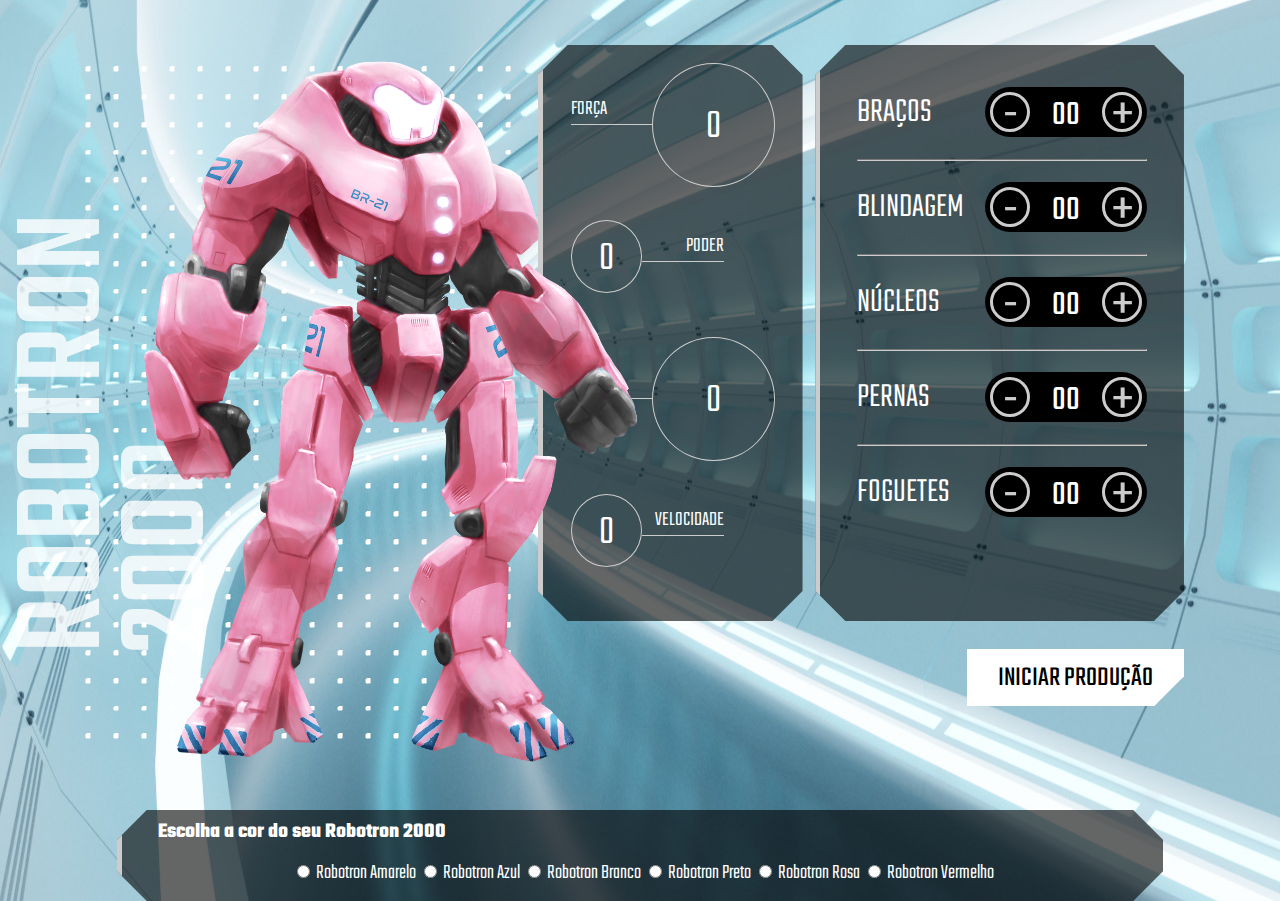
<file: index.html>
<!DOCTYPE html>
<html lang="en">
<head>
    <meta charset="UTF-8">
    <meta http-equiv="X-UA-Compatible" content="IE=edge">
    <meta name="viewport" content="width=device-width, initial-scale=1.0">
    <link rel="shortcut icon" type="image/jpg" href="img/favicon.ico"/>
    <title>Robotron 2000</title>

    <link rel="stylesheet" href="css/style.css">
    <link rel="preconnect" href="https://fonts.googleapis.com">
    <link rel="preconnect" href="https://fonts.gstatic.com" crossorigin>
    <link href="https://fonts.googleapis.com/css2?family=Teko:wght@300;500&display=swap" rel="stylesheet"> 
</head>
<body>
    <main>
        <section class="robotron">
            <img class="robo" src="img/Robotron-Rosa.png" alt="Robotron">
            <figcaption class="titulo">ROBOTRON <br>2000</figcaption>
        </section>

       
        <section class="box estatisticas">
            <div class="estatistica">
                <p class="estatistica-titulo">Força</p>
                <div class="estatistica-valor">
                    <p class="estatistica-numero" data-estatistica="forca">0</p>
                </div>
            </div>
            <div class="estatistica">
                <p class="estatistica-titulo">Poder</p>
                <div class="estatistica-valor">
                    <p class="estatistica-numero" data-estatistica="poder">0</p>
                </div>
            </div>
            <div class="estatistica">
                <p class="estatistica-titulo">Energia</p>
                <div class="estatistica-valor">
                    <p class="estatistica-numero" data-estatistica="energia">0</p>
                </div>
            </div>
            <div class="estatistica">
                <p class="estatistica-titulo">Velocidade</p>
                <div class="estatistica-valor">
                    <p class="estatistica-numero" data-estatistica="velocidade">0</p>
                </div>
            </div>
        </section>

        <section class="equipamentos">
            <form action="" class="montador">
                <div class="box montador-conteudo">
                    <div class="peca">
                        <label for="" class="peca-titulo">Braços</label>
                        <div class="controle">
                            <buttom class="controle-ajuste" data-controle="-" data-peca="bracos">-</buttom>
                            <input type="text" class="controle-contador" value="00" data-contador>
                            <buttom class="controle-ajuste" data-controle="+" data-peca="bracos">+</buttom>
                        </div>
                    </div>
                    <hr class="linha">
                    <div class="peca">
                        <label for="" class="peca-titulo">Blindagem</label>
                        <div class="controle">
                            <buttom class="controle-ajuste" data-controle="-" data-peca="blindagem">-</buttom>
                            <input type="text" class="controle-contador" value="00" data-contador>
                            <buttom class="controle-ajuste" data-controle="+" data-peca="blindagem">+</buttom>
                        </div>
                    </div>
                    <hr class="linha">
                    <div class="peca">
                        <label for="" class="peca-titulo">Núcleos</label>
                        <div class="controle">
                            <buttom class="controle-ajuste" data-controle="-" data-peca="nucleos">-</buttom>
                            <input type="text" class="controle-contador" value="00" data-contador>
                            <buttom class="controle-ajuste" data-controle="+" data-peca="nucleos">+</buttom>
                        </div>
                    </div>
                    <hr class="linha">
                    <div class="peca">
                        <label for="" class="peca-titulo">Pernas</label>
                        <div class="controle">
                            <buttom class="controle-ajuste" data-controle="-" data-peca="pernas">-</buttom>
                            <input type="text" class="controle-contador" value="00" data-contador>
                            <buttom class="controle-ajuste" data-controle="+" data-peca="pernas">+</buttom>
                        </div>
                    </div>
                    <hr class="linha">
                    <div class="peca">
                        <label for="" class="peca-titulo">Foguetes</label>
                        <div class="controle">
                            <buttom class="controle-ajuste" data-controle="-" data-peca="foguetes">-</buttom>
                            <input type="text" class="controle-contador" value="00" data-contador>
                            <buttom class="controle-ajuste" data-controle="+" data-peca="foguetes">+</buttom>
                        </div>
                    </div>
                </div>
                <input type="submit" value="Iniciar produção" class="producao" id="producao">
            </form>
        </section>
    </main>
    <footer>
        <div class="cor-robo">
            <fieldset>
                <legend>Escolha a cor do seu Robotron 2000</legend>
                
                    <input type="radio" id="robotron-amarelo" name="robotron-image" value="Amarelo">
                    <label for="robotron-amarelo">Robotron Amarelo</label>
               
                    <input type="radio" id="robotron-azul" name="robotron-image" value="Azul">
                    <label for="robotron-azul">Robotron Azul</label>
               
                    <input type="radio" id="robotron-branco" name="robotron-image" value="Branco">
                    <label for="robotron-branco">Robotron Branco</label>
                
                    <input type="radio" id="robotron-preto" name="robotron-image" value="Preto">
                    <label for="robotron-preto">Robotron Preto</label>
               
                    <input type="radio" id="robotron-rosa" name="robotron-image" value="Rosa">
                    <label for="robotron-rosa">Robotron Rosa</label>
               
                    <input type="radio" id="robotron-vermelho" name="robotron-image" value="Vermelho">
                    <label for="robotron-vermelho">Robotron Vermelho</label>
                     
            </fieldset>
        </div>
    </footer>

    <script src="js/main.js"></script>
</body>
</html>
</file>
<file: css/style.css>
:root {
    --main-cinza: #CCCCCC;
    --main-branco: #FFFFFF;
    --main-preto: #000000;
}

* {
    box-sizing: border-box;
}

body {
    background: url(../img/fundo.jpg);
    background-position: center center;
    background-size: cover cover;
    padding: 0;
    margin: 0;
    font-weight: 300;
}

body, input {
    font-family: 'Teko', sans-serif;
}

main {
    width: 80vw;
    height: 80vh;
    margin: 10vh 8vw 10vh 12vw;
    display: flex;
    gap: 1vw;
}

p {
    display: inline-block;
}

footer {
    text-align: center;
}

fieldset {
    color: #FFFFFF;
    display: inline;
    border: none;
    clip-path: polygon(calc(100% - 30px) 0, 100% 30px, 100% calc(100% - 30px), calc(100% - 30px) 100%, 30px 100%, 0 calc(100% - 30px), 0 30px, 30px 0);
    border-left: 5px solid var(--main-cinza);
    background: rgba(0,0,0,0.6);
}

legend {
    text-align: start;
    font-weight: bold;
    float: left;
    margin-bottom: .5em;
    width: 100%;
    padding: 0px 0px 0px 20px;
}

.robotron {
    background: url(../img/estrutura.png) no-repeat;
    background-position: center center;
    margin: 0;
    flex-basis: 40%;
    position: relative;
}

.robo {
    height: 110%;
    z-index: 1;
    position: absolute;
    left: -20%;
    top: -5%;
}

.image-robo {
    height: 110%;
    z-index: 1;
    position: relative;
    left: -20%;
    top: -5%;
}

.titulo {
    transform: rotate(180deg);
    font-weight: 500;
    font-size: 130px;
    position: absolute;
    bottom: 7rem;
    left: -3rem;
    line-height: 0.8;
    writing-mode: vertical-rl;
    text-orientation: mixed;
    color: rgba(255,255,255,0.8)
}

.box {
    background: rgba(0,0,0,0.6);
    clip-path: polygon(calc(100% - 30px) 0, 100% 30px, 100% calc(100% - 30px), calc(100% - 30px) 100%, 30px 100%, 0 calc(100% - 30px), 0 30px, 30px 0);
    border-left: 5px solid var(--main-cinza);
    height: 80%;
}

/****************************** Equipamentos *****/

.equipamentos {
    flex-basis: 32%;
}

.montador {
    height: 100%;;
}

.montador-conteudo {
    padding: 2em 10%;
}

.peca {
    padding: 1em 0;
}

.peca-titulo {
    color: var(--main-branco);
    text-transform: uppercase;
    font-size: 2.5em;
}

.controle {
    background: var(--main-preto);
    border-radius: 25px;
    float: right;
    display: inline-flex;
    padding: 5px;
    align-items: center;
    align-self: flex-end;
}

.controle-contador {
    width: 40px;
    height: 35px;
    background: none;
    border: 0;
    margin: 0 1rem;
    color: var(--main-branco);
    text-align: center;
    font-size: 2.5em;
    display: inline-flex;
    align-items: center;
    padding-top: 8px;
}

.controle-ajuste {
    display: inline-block;
    width: 40px;
    height: 40px;
    line-height: 44px;
    border-radius: 50%;
    color: var(--main-cinza);
    font-size: 4em;
    background: var(--main-preto);
    text-align: center;
    border: 3px solid var(--main-cinza);
    cursor: pointer;
}

.linha {
    border-color: var(--main-cinza);
}

.producao {
    margin-top: 1em;
    font-size: 2em;
    text-transform: uppercase;
    padding: 0.2em 1em;
    float: right;
    border: 3px solid var(--main-branco);
    background: var(--main-branco);
    clip-path: polygon(100% 0, 100% calc(100% - 30px), calc(100% - 30px) 100%, 0 100%, 0 0);
    cursor: pointer;
}

.cor-robo {
    font-size: 1.5em;
}

.producao:hover {
    background: var(--main-preto);
    color: var(--main-branco)
}

/****************************** Estatísticas *****/
.estatisticas {
    flex-basis: 23%;
    padding: 2em 2em 0;
}

.estatistica {
    color: var(--main-branco);
    display: flex;
    align-items: flex-start;
    height: 25%;
}

.estatistica-titulo {
    font-size: 1.5em;
    border-bottom: 1px solid var(--main-cinza);
    flex-basis: 40%;
    text-transform: uppercase;
    order: 1
}

.estatistica-valor {
    flex-basis: 60%;
    position: relative;
    margin: 10px 0 0;
    order: 2;
    margin: -10px 0 0;
}

.estatistica-valor::after {
    content: "";
    display: block;
    padding-bottom: 100%;
    border: 1px solid var(--main-cinza);
    border-radius: 50%;
}

.estatistica-numero {
    position: absolute;
    top: 50%;
    transform: translateY(-46%);
    width: 100%;
    line-height: 100%;
    text-align: center;
    font-size: 3em;
    margin: 0;
}

.estatistica:nth-child(2n) .estatistica-titulo {
    order: 2;
    text-align: right;
}

.estatistica:nth-child(2n) .estatistica-valor {
    order: 1;
    flex-basis: 35%;
    margin: 10px 0 0;
}

@media screen and (max-width: 1600px) {
    body { 
        font-size: 14px;
    }
    main {
        width: 90vw;
        height: 80vh;
        margin: 5vh auto;
    }
}

@media screen and (max-width: 1200px) {
    body { 
        font-size: 13px;
    }

    main {
        width: 96vw;
        height: 80vh;
        margin: 10vh auto;
    }
}
</file>
